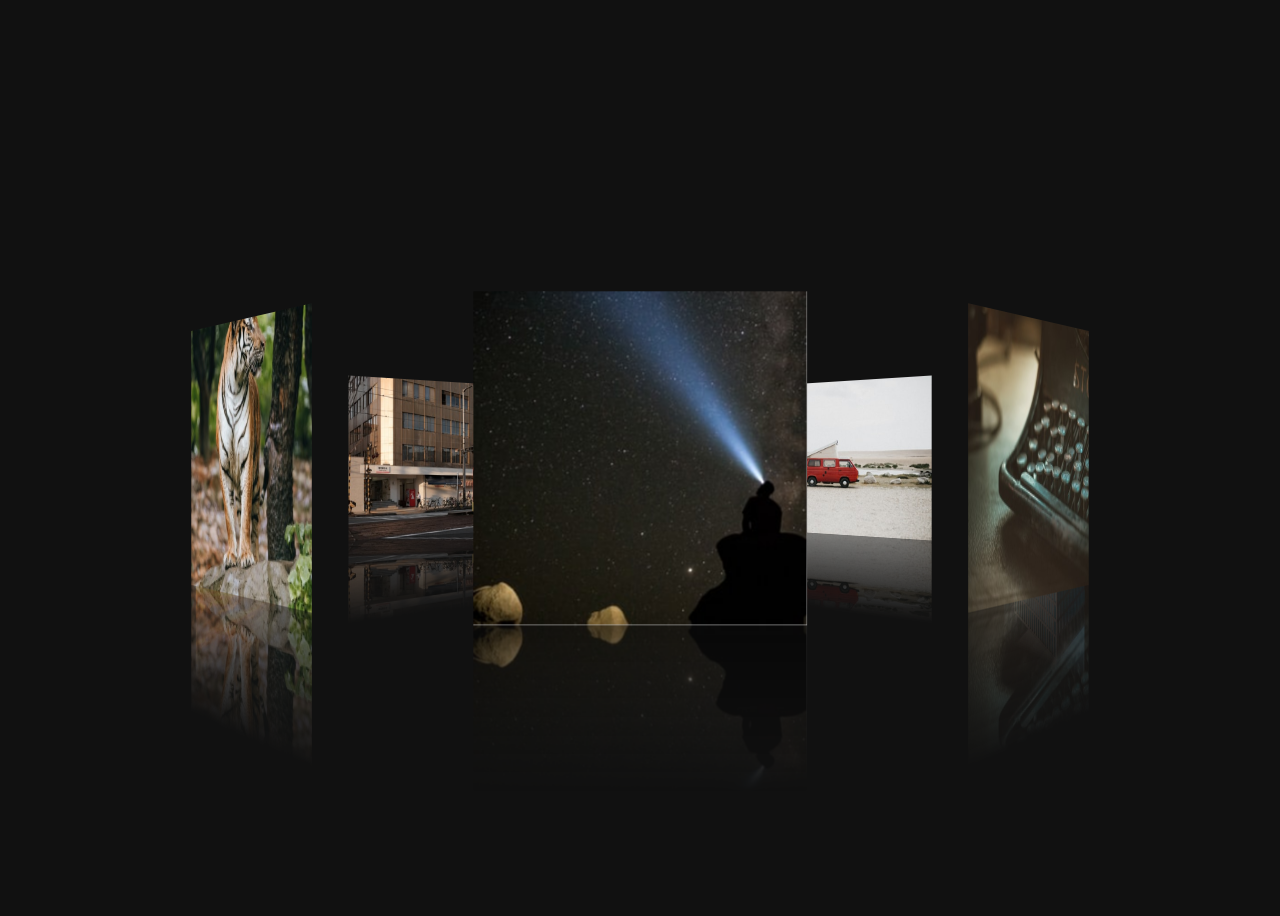
<file: rotation_on_mousemoive/index.html>
<!DOCTYPE html>
<html lang="en">
<head>
    <meta charset="UTF-8">
    <meta name="viewport" content="width=device-width, initial-scale=1.0">
    <title>3d immage rotation</title>
    <link rel="stylesheet" href="./style.css">
</head>
<body>
    <div class="box">
        <span style="--i:1;"><img src="img1.jpg" alt=""></span>
        <span style="--i:2;"><img src="img2.jpg" alt=""></span>
        <span style="--i:3;"><img src="img3.jpg" alt=""></span>
        <span style="--i:4;"><img src="img4.jpg" alt=""></span>
        <span style="--i:5;"><img src="img5.jpg" alt=""></span>
        <span style="--i:6;"><img src="img6.jpg" alt=""></span>
        <span style="--i:7;"><img src="img7.jpg" alt=""></span>
        <span style="--i:8;"><img src="img8.jpg" alt=""></span>
    </div>
    <script>
        let box = document.querySelector('.box');
        window.onmousemove = function(e){
            let x = e.clientX;
            box.style.transform = 'perspective(1000px) rotateX(-15deg) rotateY(' + x/1.5 +'deg)'
        }
    </script>
</body>
</html>
</file>
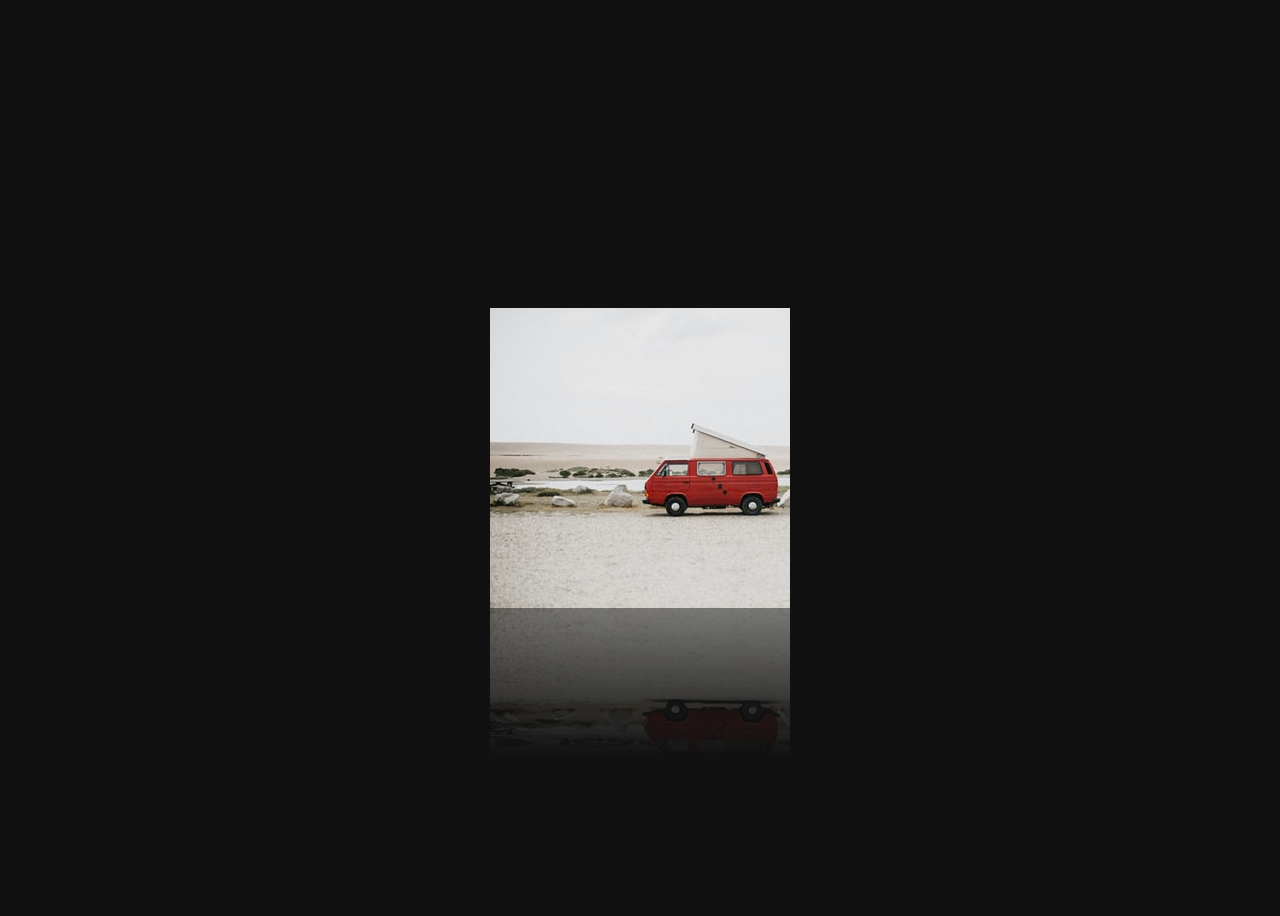
<file: rotation_on_mousemoive/card.html>
<!DOCTYPE html>
<html lang="en">
<head>
    <meta charset="UTF-8">
    <meta name="viewport" content="width=device-width, initial-scale=1.0">
    <title>3d immage rotation</title>
    <link rel="stylesheet" href="./card.css">
</head>
<body>
    <div class="box">
        <span>
            <img class="img1" src="img3.jpg" alt="">
            <img class="img2" src="img4.jpg" alt="">
        </span>
    </div>
</body>
</html>
</file>
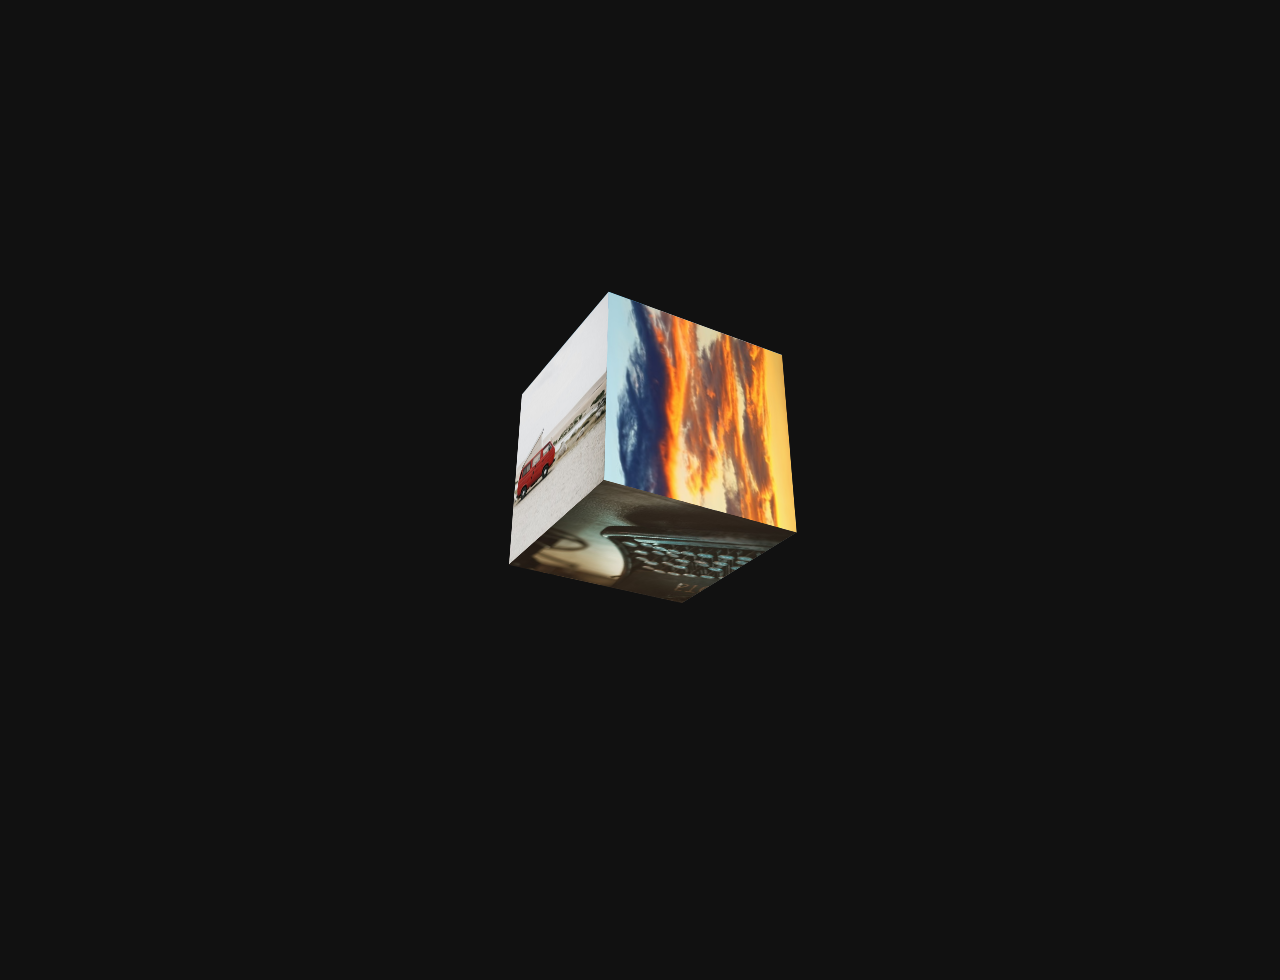
<file: rotation_on_mousemoive/cube.html>
<!DOCTYPE html>
<html lang="en">
<head>
    <meta charset="UTF-8">
    <meta name="viewport" content="width=device-width, initial-scale=1.0">
    <title>3d immage rotation</title>
    <link rel="stylesheet" href="./cube.css">
</head>
<body>
    <div class="box">
        <span class="img1"><img src="./img1.jpg" alt=""></span>
        <span class="img2"><img src="./img2.jpg" alt=""></span>
        <span class="img3"><img src="./img3.jpg" alt=""></span>
        <span class="img4"><img src="./img4.jpg" alt=""></span>
        <span class="img5"><img src="./img5.jpg" alt=""></span>
        <span class="img6"><img src="./img6.jpg" alt=""></span>
    </div>
    <script>
        let box = document.querySelector('.box');        
        window.onmousemove = function(e){
            let x = e.clientX;
            let y = e.clientY;
            box.style.transform = `rotateY(${x}deg) rotateX(${y}deg)`;
        }
    </script> 
</body>
</html>
</file>
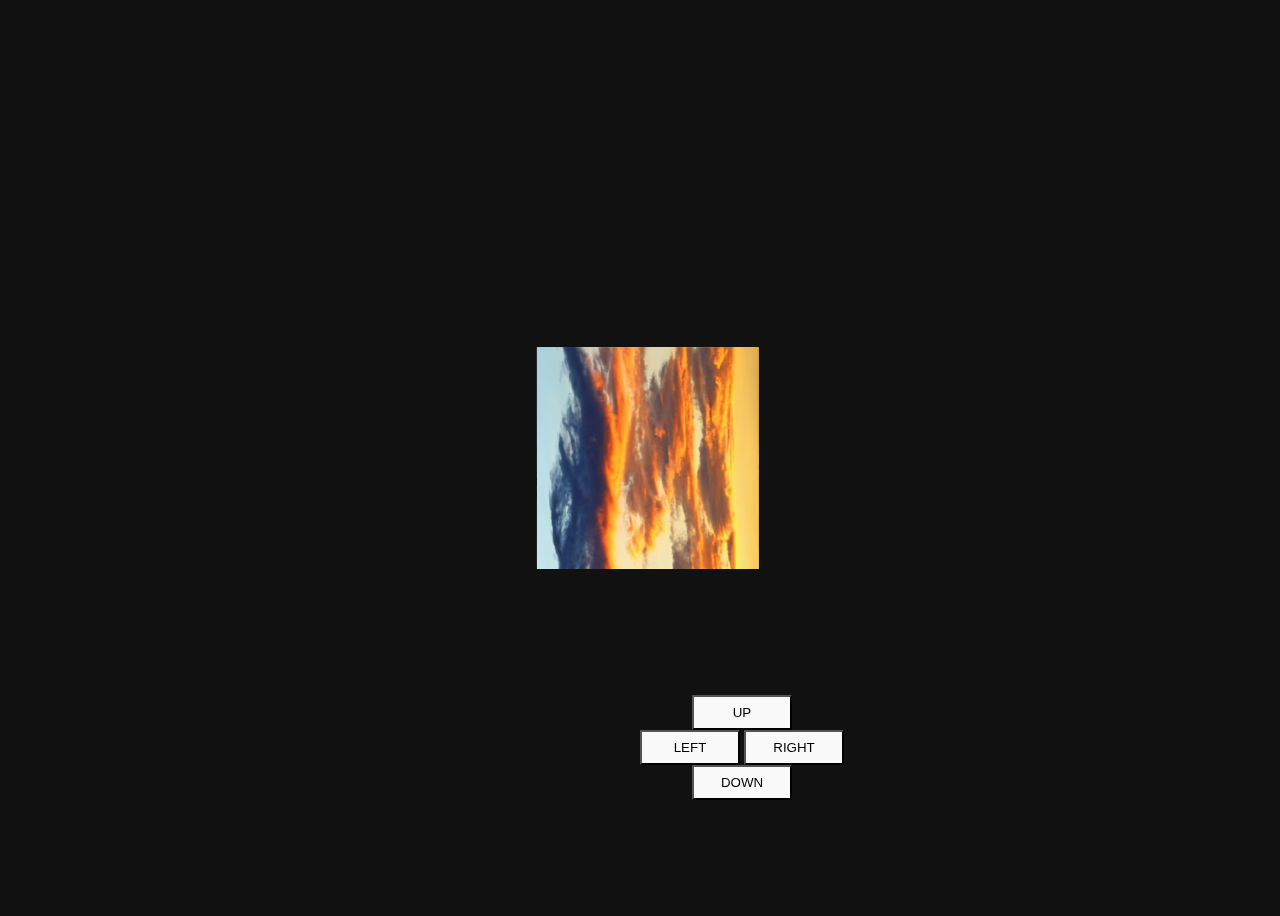
<file: rotation_on_mousemoive/cube_control..html>
<!DOCTYPE html>
<html lang="en">
<head>
    <meta charset="UTF-8">
    <meta name="viewport" content="width=device-width, initial-scale=1.0">
    <title>3d immage rotation</title>
    <link rel="stylesheet" href="./cube_control.css">
</head>
<body>
    <div class="box">
        <span class="img1"><img src="./img1.jpg" alt=""></span>
        <span class="img2"><img src="./img2.jpg" alt=""></span>
        <span class="img3"><img src="./img3.jpg" alt=""></span>
        <span class="img4"><img src="./img4.jpg" alt=""></span>
        <span class="img5"><img src="./img5.jpg" alt=""></span>
        <span class="img6"><img src="./img6.jpg" alt=""></span>
    </div>
    <div class="control">
        <button type="button" onclick="moveUp()">UP</button><br>
        <button type="button" onclick="moveLeft()">LEFT</button>
        <button type="button" onclick="moveRight()">RIGHT</button><br>        
        <button type="button" onclick="moveDown()">DOWN</button>
    </div>
    <script>
        let box = document.querySelector('.box');        
        var left = 1;
        var up = 1;
        function moveLeft(){
            left++;
            move(left,up);
        }
        function moveRight(){
            left--;
            move(left,up);
        }
        function moveUp(){
            up++;
            move(left,up);
        }
        function moveDown(){
            up--;
            move(left,up);
        }
        function move(left,up){
            box.style.transform = `perspective(1000px) rotateY(${left*90}deg) rotateX(${up*90}deg)`;
        }
    </script> 
</body>
</html>
</file>
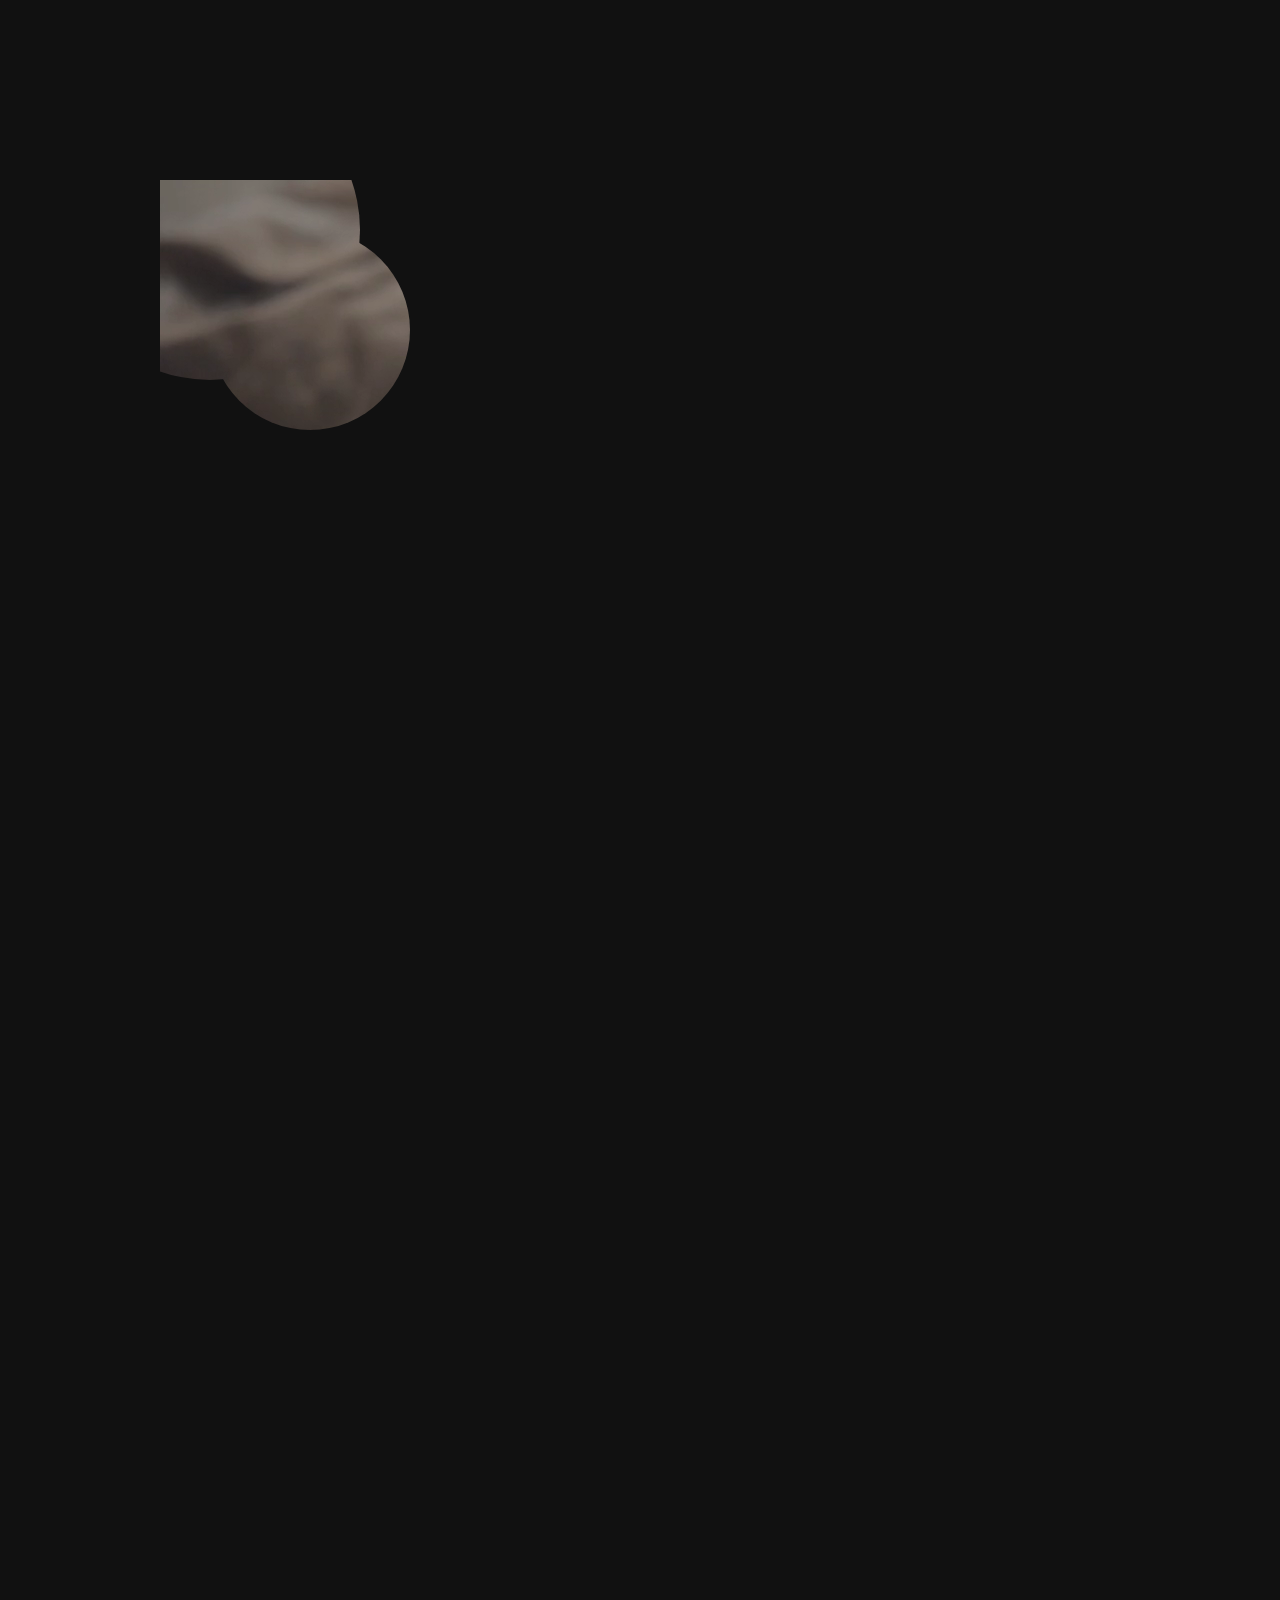
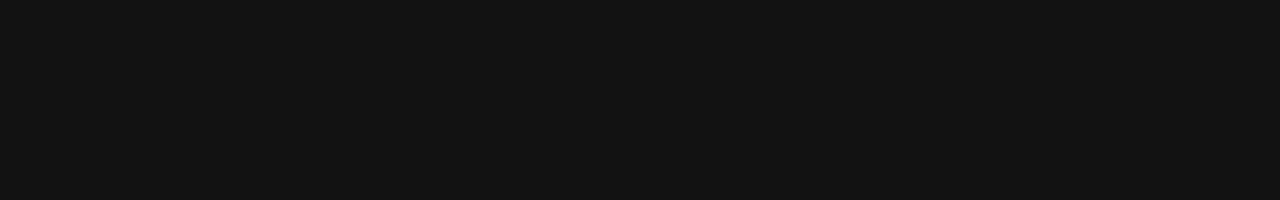
<file: scroll_interaction/phone.html>
<!DOCTYPE html>
<html lang="en">
<head>
    <meta charset="UTF-8">
    <meta name="viewport" content="width=device-width, initial-scale=1.0">
    <title>scroll_interaction</title>
</head>
<link rel="stylesheet" href="./reset.css">
<link rel="stylesheet" href="./phone_style.css">
<body>
    <div class="video-wrapper">
        <!-- <svg width="100%" height="100vh">
            <mask id="maskLayer">
                <rect width="100%" height="100%" fill="#fff"></rect>
                <text x="8%" y="55%" class="info">MASK</text>
            </mask>
            <rect id="masked" width="100%" height="100%" fill="#f5f5f5"></rect>
        </svg> -->
        <svg width="0" height="0" viewBox="0 0 400 300">
            <defs>
              <mask id="mask">
                <rect fill="#000000" x="0" y="0" width="400" height="300"></rect>
                <circle fill="#FFFFFF" cx="150" cy="150" r="100" />
                <circle fill="#FFFFFF" cx="50" cy="50" r="150" />
              </mask>
            </defs>
          </svg>
        <video id="video" src="./cat.mp4" muted playsinline="" autoplay loop>
        </video>
    </div>

</body>
<script src="./phone.js"></script>
</html>
</file>
<file: rotation_on_mousemoive/style.css>
body{
    display: flex;
    background-color: #111;
    align-items: center;
    justify-content: center;
    min-height: 100vh;
}
.box{
    position: relative;
    width: 200px;
    height: 200px;
    transform-style: preserve-3d;
    transform: perspective(1000px) rotateY(0deg);
    /*animation: animate 20s linear infinite;*/
}
/*
@keyframes animate
{
    0%{
        transform: perspective(1000px) rotateY(0deg)
    }
    100%{
        transform: perspective(1000px) rotateY(360deg)
    }
}
*/
span{
    display: block;
    width: 100%;
    height: 100%;
    background-color: #aaa;
    position: absolute;
    top:0;left:0;
    transform-origin: center;
    transform-style: preserve-3d;
    transform: rotateY(calc(var(--i) * 45deg)) translateZ(400px);
    -webkit-box-reflect: below 0px linear-gradient(transparent,transparent,#0008)    
}
img{position: absolute;
    top:0;left:0;
    width: 100%;height: 100%;
    transform-origin: center;
    transform-style: preserve-3d;
    object-fit: cover;
}
</file>
<file: rotation_on_mousemoive/card.css>
body{
    display: flex;
    background-color: #111;
    align-items: center;
    justify-content: center;
    min-height: 100vh;
}
.box{
    position: absolute;    
    width: 100%;
    height: 200px;
    display: flex;
    justify-content: center;align-items: center;
    transform-style: preserve-3d;
    transform: perspective(3000px);    
    transform-origin: right;
}

span{
    display: inline-block;
    width: 300px;
    height: 300px;
    transform-origin: center;
    transform-style: preserve-3d;
    transform: rotateY(0deg);
    -webkit-box-reflect: below 0px linear-gradient(transparent,transparent,#0008)    
}
img{position: absolute;
    top:0;left:0;
    width: 100%;height: 100%;
    transition: all 0.5s;
}
.img1{backface-visibility: hidden;z-index: 10;}
.img2{backface-visibility: visible;}
span:hover .img1{transform: rotateY(180deg);z-index: 0;}
span:hover .img2{transform: rotateY(-180deg);}
</file>
<file: rotation_on_mousemoive/cube.css>
body{
    width: 100vw;height: 100vh;
    display: flex;justify-content: center;align-items: center;
    background-color: #111;
    position: relative;
}
.box{
    width: 100%;height: 100%;
    position: absolute;left: 0;top:0;
    display: flex;justify-content: center;align-items: center;
    transform-style: preserve-3d;
    transform-origin: center;
    transform:perspective(1000px) rotateX(30deg) rotateY(30deg);
}
.box span{
    display: inline-block;
    position: absolute;
    width: 200px;height: 200px;
    transform-origin: center;
}
.box span img{position: absolute;left:0;top:0;width:100%;height: 100%;}
.img1{transform: rotateX(90deg) translateZ(-100px);}
.img2{transform: rotateX(-90deg) translateZ(-100px);}
.img3{transform: rotateY(90deg) translateZ(-100px);}
.img4{transform: rotateY(-90deg) translateZ(-100px);}
.img5{transform: rotateZ(90deg) translateZ(-100px);}
.img6{transform: rotateZ(-90deg) translateZ(100px);}
</file>
<file: rotation_on_mousemoive/cube_control.css>
body{
    width: 100vw;height: 100vh;
    display: flex;justify-content: center;align-items: center;
    background-color: #111;
    position: relative;
}
.box{
    width: 100%;height: 100%;
    position: absolute;left: 0;top:0;
    display: flex;justify-content: center;align-items: center;
    transform-style: preserve-3d;
    transform-origin: center;
    transform:perspective(1000px);
    transition: all 0.3s;
}
.box span{
    display: inline-block;
    position: absolute;
    width: 200px;height: 200px;
    transform-origin: center;
    
}
.box span img{position: absolute;left:0;top:0;width:100%;height: 100%;}
.img1{transform: rotateX(90deg) translateZ(-100px);}
.img2{transform: rotateX(-90deg) translateZ(-100px);}
.img3{transform: rotateY(90deg) translateZ(-100px);}
.img4{transform: rotateY(-90deg) translateZ(-100px);}
.img5{transform: rotateZ(90deg) translateZ(-100px);}
.img6{transform: rotateZ(-90deg) translateZ(100px);}

.control{position: fixed;bottom: 100px;left:50%;text-align: center;}
.control button{display: inline-block;width:100px;height:35px;background-color: #f9f9f9;}
</file>
<file: scroll_interaction/phone_style.css>
body {
  background-color: #111; }

svg {
  position: fixed;
  left: 0;
  top: 0;
  width: 100vw;
  height: 100vh; }

#maskLayer {
  display: flex;
  align-items: center;
  justify-content: center;
  position: fixed;
  left: 0;
  top: 0;
  width: 100vw;
  height: 100vh; }

.info {
  font-size: 70px;
  font-weight: bold;
  color: #000; }

.heart {
  width: 300px; }

.video-wrapper {
  display: flex;
  justify-content: center;
  align-items: center;
  overflow: hidden;
  position: fixed;
  top: 0;
  left: 0;
  width: 100vw;
  height: 100vh; }

#video {
  transform: scale(1);
  z-index: -1;
  position: relative;
  mask: url("#mask"); }
</file>
